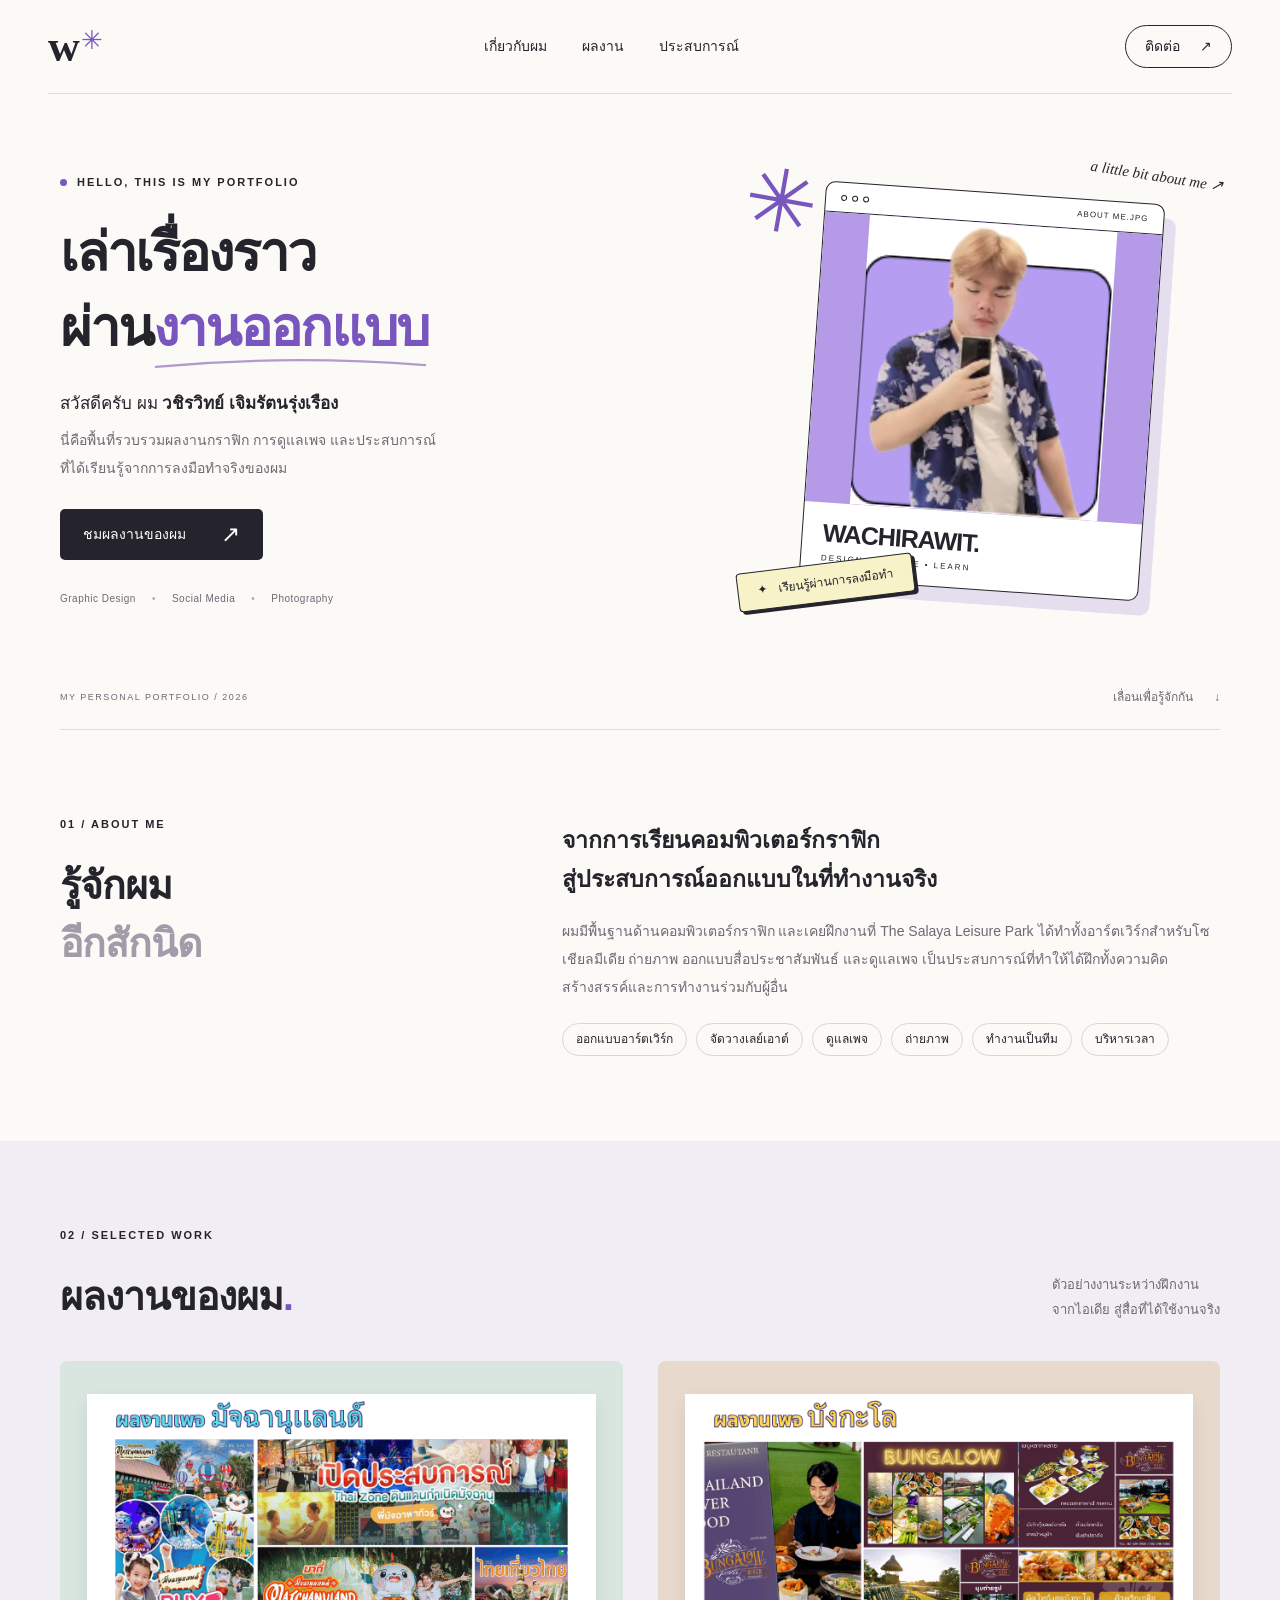
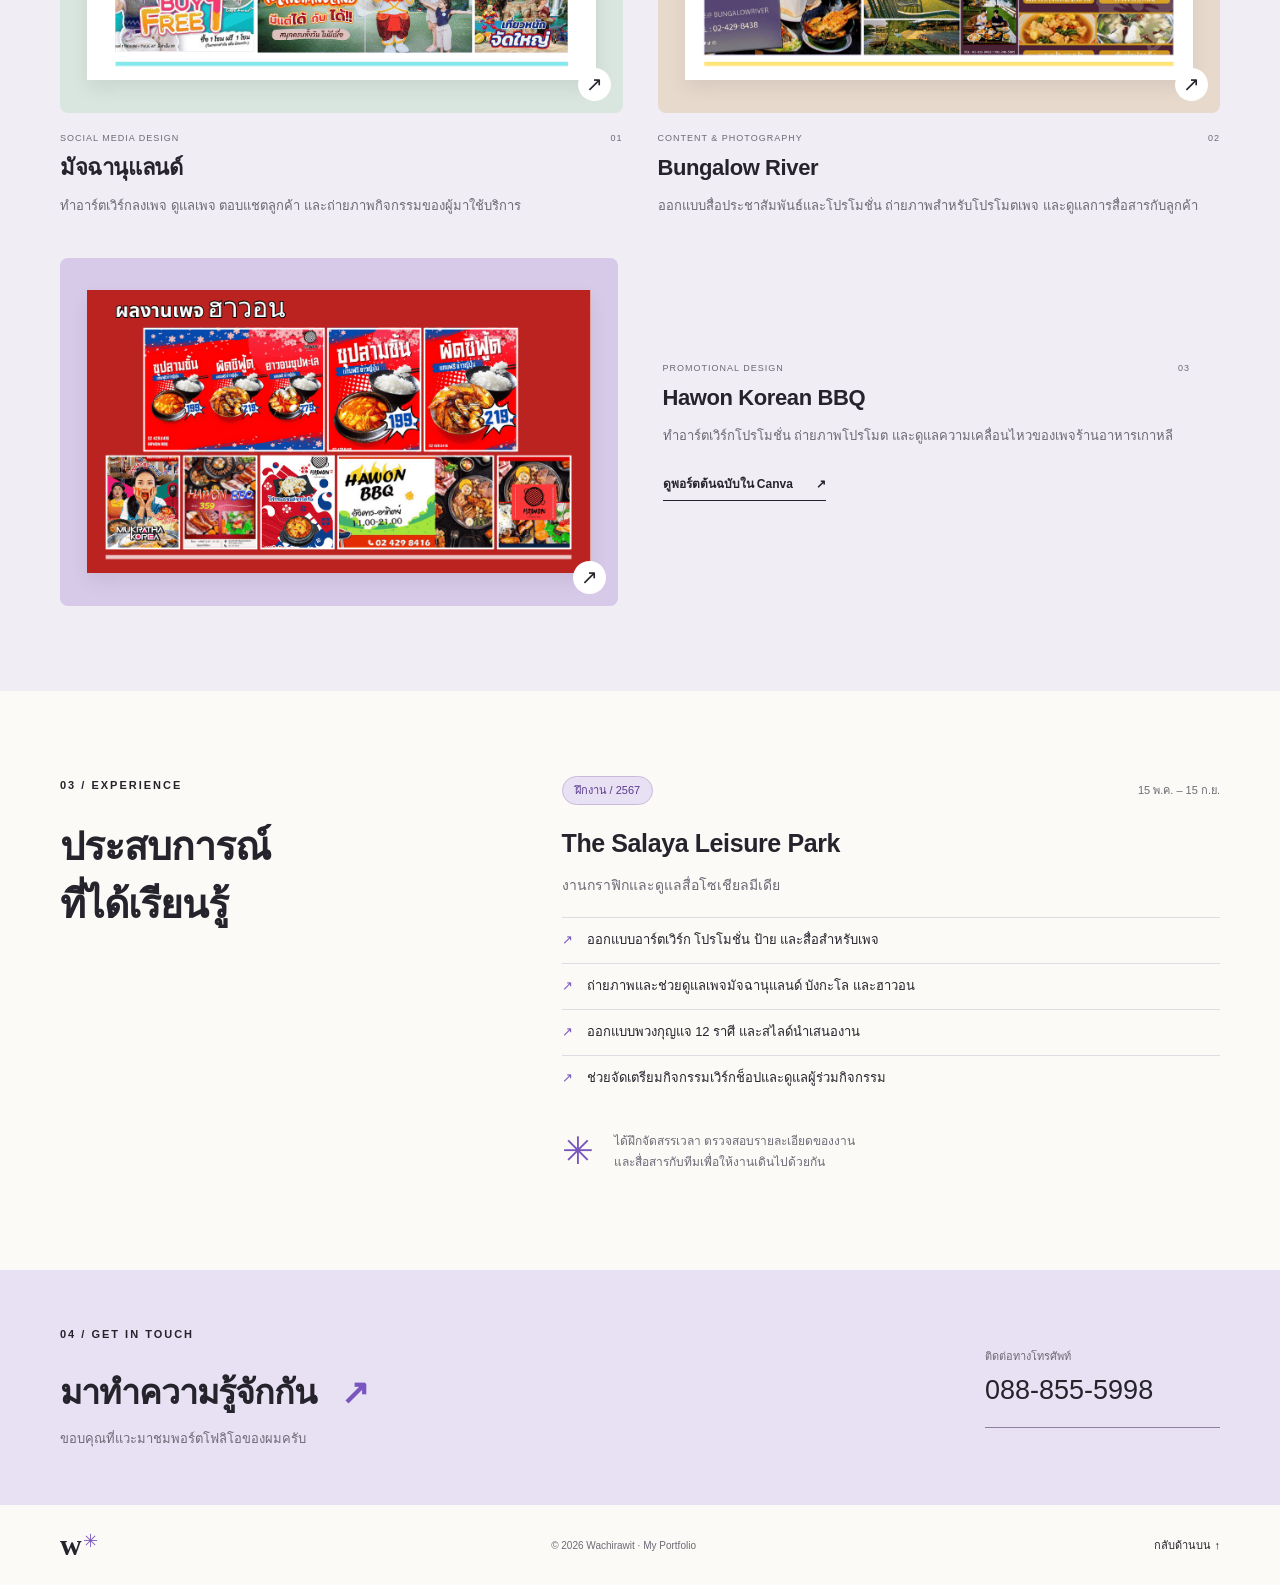
<file: index.html>
<!DOCTYPE html>
<html lang="th">
<head>
<meta charset="UTF-8">
<meta name="viewport" content="width=device-width, initial-scale=1.0">
<meta http-equiv="refresh" content="0; url=./Week12%20Homework%20%20My%20Portfolio%20Website/">
<title>Wachirawit | My Portfolio</title>
</head>
<body>
<p>กำลังเปิดพอร์ตโฟลิโอ… <a href="./Week12%20Homework%20%20My%20Portfolio%20Website/">เปิดเว็บไซต์</a></p>
</body>
</html>
</file>
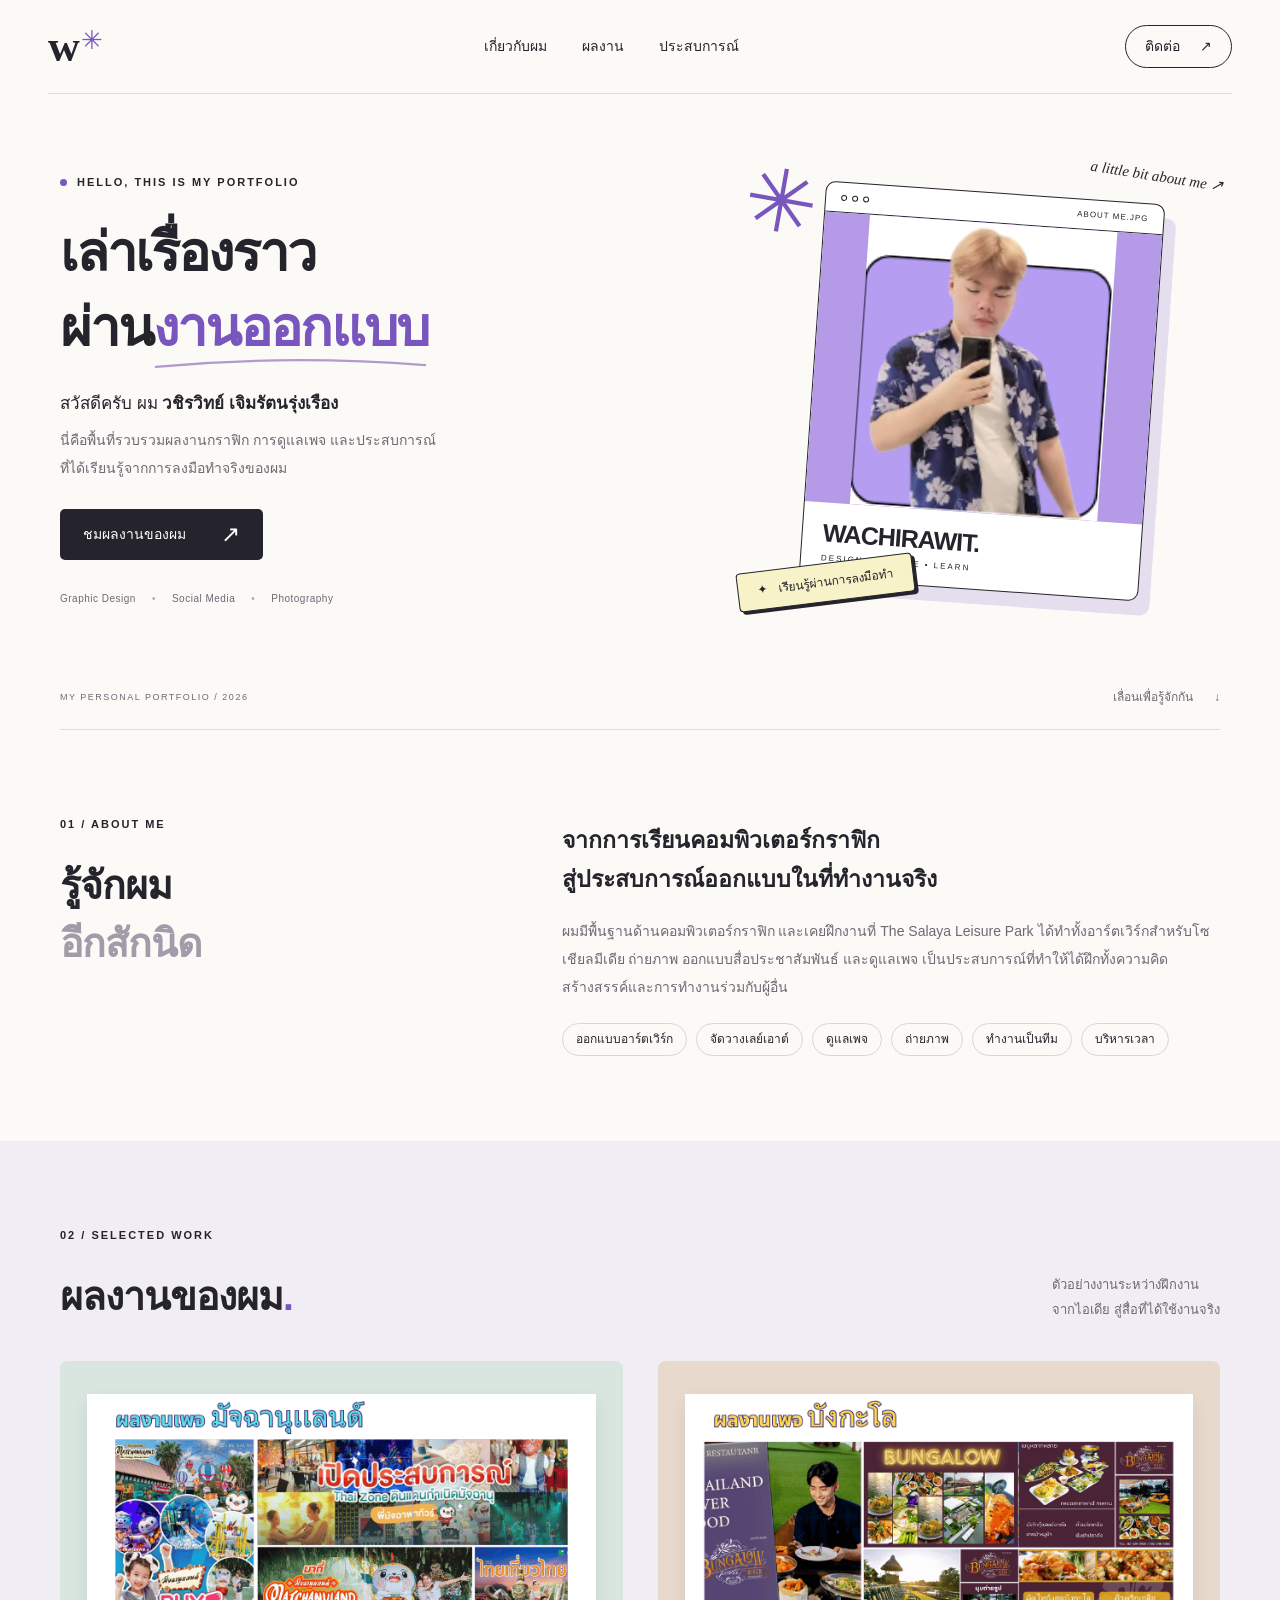
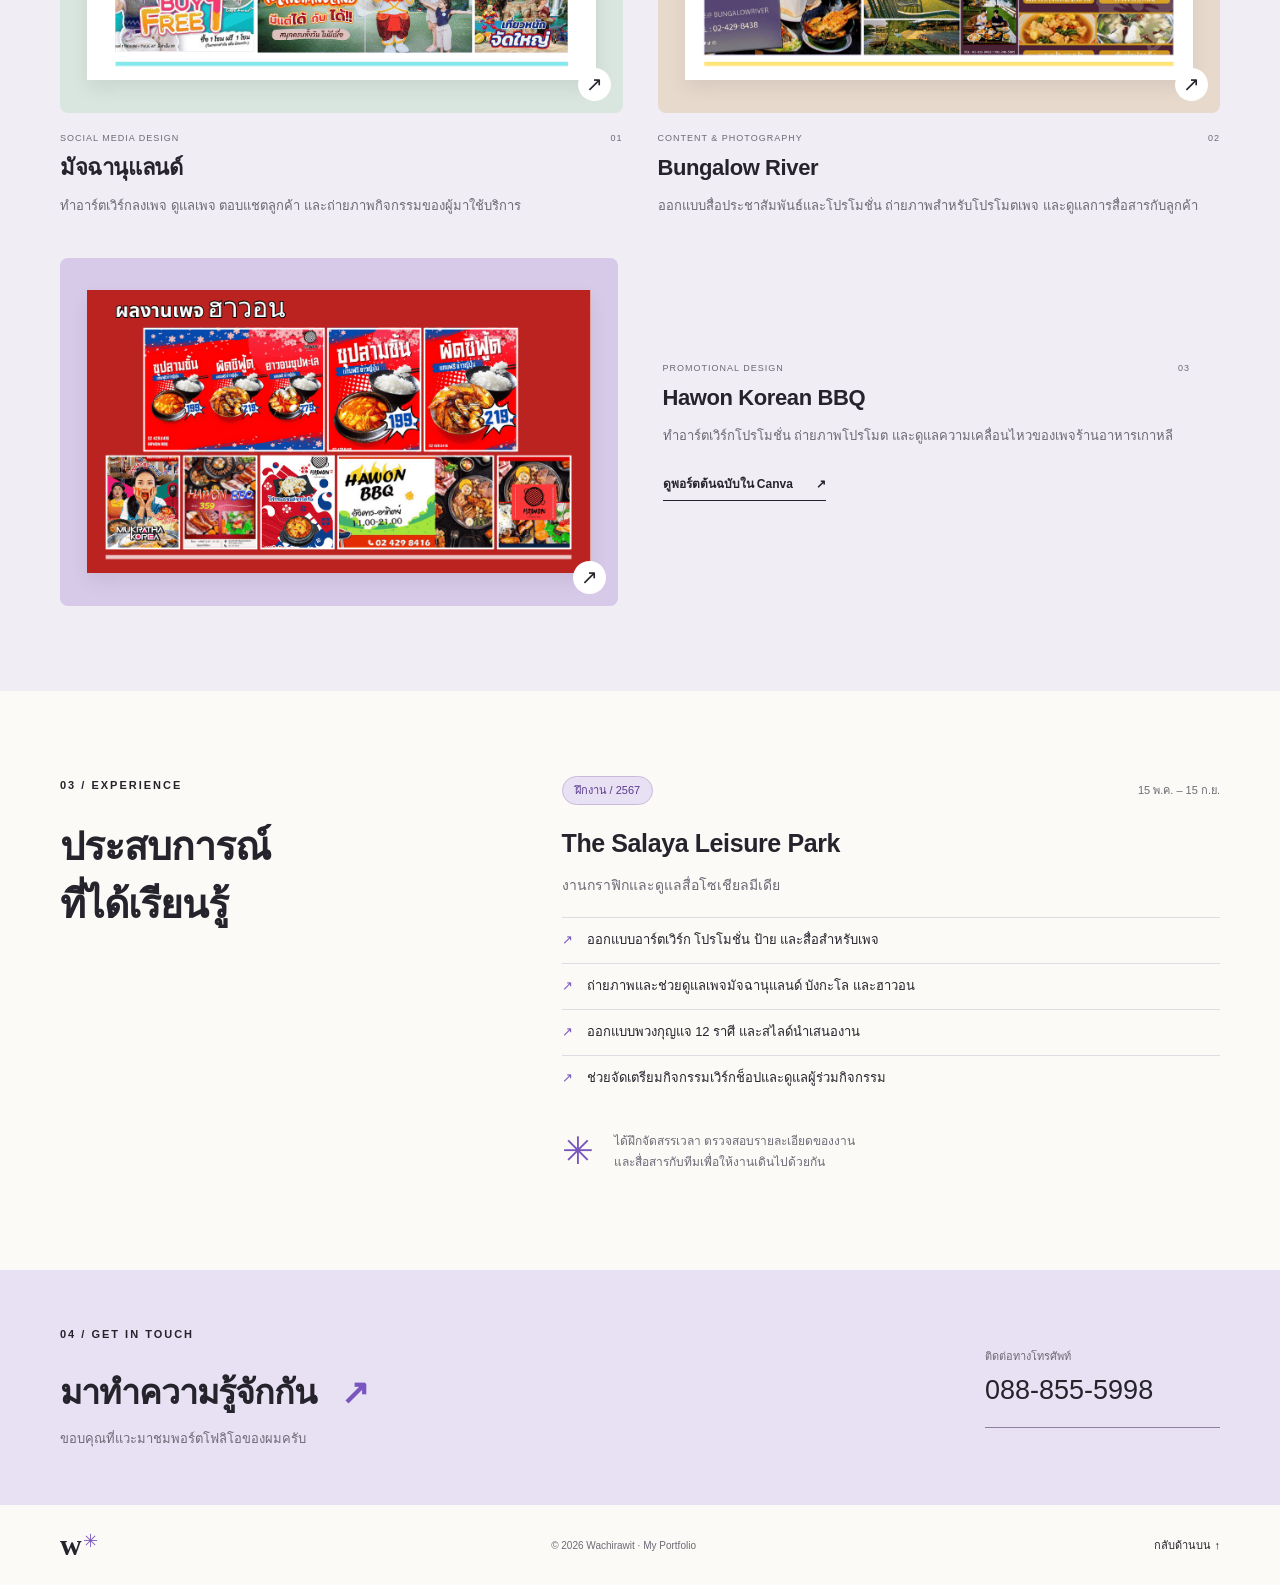
<file: Week12 Homework  My Portfolio Website/index.html>
<!DOCTYPE html>
<html lang="th">
<head>
  <meta charset="UTF-8">
  <meta name="viewport" content="width=device-width, initial-scale=1.0">
  <meta name="description" content="พอร์ตโฟลิโอของ วชิรวิทย์ เจิมรัตนรุ่งเรือง รวบรวมงานกราฟิก ดูแลเพจ และประสบการณ์ฝึกงาน">
  <meta name="theme-color" content="#ece8f6">
  <title>Wachirawit | My Portfolio</title>
  <link rel="icon" href="assets/favicon.svg" type="image/svg+xml">
  <link rel="stylesheet" href="style.css">
  <script src="script.js" defer></script>
</head>
<body>
  <a class="skip-link" href="#main">ข้ามไปเนื้อหา</a>
  <header class="header">
    <a class="logo" href="#home" aria-label="Wachirawit หน้าแรก">w<span>✳</span></a>
    <nav aria-label="เมนูหลัก">
      <a href="#about">เกี่ยวกับผม</a><a href="#work">ผลงาน</a><a href="#experience">ประสบการณ์</a>
    </nav>
    <a class="nav-contact" href="#contact">ติดต่อ <span aria-hidden="true">↗</span></a>
  </header>

  <main id="main">
    <section class="hero wrap" id="home" aria-labelledby="hero-title">
      <div class="hero-copy">
        <p class="eyebrow"><span class="dot"></span> HELLO, THIS IS MY PORTFOLIO</p>
        <h1 id="hero-title">เล่าเรื่องราว<br>ผ่าน<span class="highlight">งานออกแบบ<svg viewBox="0 0 490 24" aria-hidden="true"><path d="M5 17 Q240 -5 485 14"/></svg></span></h1>
        <p class="hero-name">สวัสดีครับ ผม <strong>วชิรวิทย์ เจิมรัตนรุ่งเรือง</strong></p>
        <p class="hero-description">นี่คือพื้นที่รวบรวมผลงานกราฟิก การดูแลเพจ และประสบการณ์<br class="desktop-break">ที่ได้เรียนรู้จากการลงมือทำจริงของผม</p>
        <a class="button button-dark" href="#work">ชมผลงานของผม <span aria-hidden="true">↗</span></a>
        <div class="hero-tags"><span>Graphic Design</span><span>Social Media</span><span>Photography</span></div>
      </div>
      <div class="hero-art">
        <span class="spark" aria-hidden="true">✳</span>
        <div class="portrait-card">
          <div class="card-top"><span><i></i><i></i><i></i></span><small>ABOUT ME.JPG</small></div>
          <div class="portrait-image"><img src="assets/portrait.png" alt="รูป วชิรวิทย์ เจิมรัตนรุ่งเรือง" width="152" height="178"><span class="portrait-orbit" aria-hidden="true"></span></div>
          <div class="card-bottom"><strong>WACHIRAWIT.</strong><span>DESIGN • CREATE • LEARN</span></div>
        </div>
        <span class="photo-note">a little bit about me ↗</span>
        <div class="floating-label"><span aria-hidden="true">✦</span> เรียนรู้ผ่านการลงมือทำ</div>
      </div>
      <div class="hero-footer"><span>MY PERSONAL PORTFOLIO / 2026</span><a href="#about">เลื่อนเพื่อรู้จักกัน <span aria-hidden="true">↓</span></a></div>
    </section>

    <section class="about section wrap" id="about" aria-labelledby="about-title">
      <div><p class="eyebrow">01 / ABOUT ME</p><h2 id="about-title">รู้จักผม<br><span class="muted">อีกสักนิด</span></h2></div>
      <div class="about-content"><p class="large-copy">จากการเรียนคอมพิวเตอร์กราฟิก<br>สู่ประสบการณ์ออกแบบในที่ทำงานจริง</p><p>ผมมีพื้นฐานด้านคอมพิวเตอร์กราฟิก และเคยฝึกงานที่ The Salaya Leisure Park ได้ทำทั้งอาร์ตเวิร์กสำหรับโซเชียลมีเดีย ถ่ายภาพ ออกแบบสื่อประชาสัมพันธ์ และดูแลเพจ เป็นประสบการณ์ที่ทำให้ได้ฝึกทั้งความคิดสร้างสรรค์และการทำงานร่วมกับผู้อื่น</p><div class="skills" aria-label="ทักษะและประสบการณ์"><span>ออกแบบอาร์ตเวิร์ก</span><span>จัดวางเลย์เอาต์</span><span>ดูแลเพจ</span><span>ถ่ายภาพ</span><span>ทำงานเป็นทีม</span><span>บริหารเวลา</span></div></div>
    </section>

    <section class="work-section" id="work" aria-labelledby="work-title"><div class="wrap section">
      <div class="section-heading"><div><p class="eyebrow">02 / SELECTED WORK</p><h2 id="work-title">ผลงานของผม<span class="purple">.</span></h2></div><p>ตัวอย่างงานระหว่างฝึกงาน<br>จากไอเดีย สู่สื่อที่ได้ใช้งานจริง</p></div>
      <div class="work-grid">
        <article class="work-card"><button class="work-image mint" type="button" data-image="assets/source-8.png" data-title="อาร์ตเวิร์กเพจมัจฉานุแลนด์" aria-label="ดูภาพผลงานมัจฉานุแลนด์ขนาดใหญ่"><img src="assets/source-8.png" alt="รวมอาร์ตเวิร์กประชาสัมพันธ์และโปรโมชั่นเพจมัจฉานุแลนด์" width="596" height="335" loading="lazy"><span aria-hidden="true">↗</span></button><div class="work-meta"><span>SOCIAL MEDIA DESIGN</span><span>01</span></div><h3>มัจฉานุแลนด์</h3><p>ทำอาร์ตเวิร์กลงเพจ ดูแลเพจ ตอบแชตลูกค้า และถ่ายภาพกิจกรรมของผู้มาใช้บริการ</p></article>
        <article class="work-card"><button class="work-image peach" type="button" data-image="assets/source-11.png" data-title="อาร์ตเวิร์กเพจ Bungalow River" aria-label="ดูภาพผลงาน Bungalow River ขนาดใหญ่"><img src="assets/source-11.png" alt="รวมงานออกแบบโปรโมตอาหารและบรรยากาศร้าน Bungalow River" width="596" height="335" loading="lazy"><span aria-hidden="true">↗</span></button><div class="work-meta"><span>CONTENT & PHOTOGRAPHY</span><span>02</span></div><h3>Bungalow River</h3><p>ออกแบบสื่อประชาสัมพันธ์และโปรโมชั่น ถ่ายภาพสำหรับโปรโมตเพจ และดูแลการสื่อสารกับลูกค้า</p></article>
        <article class="work-card wide-work"><button class="work-image lavender" type="button" data-image="assets/source-15.png" data-title="อาร์ตเวิร์กเพจ Hawon Korean BBQ" aria-label="ดูภาพผลงาน Hawon Korean BBQ ขนาดใหญ่"><img src="assets/source-15.png" alt="รวมอาร์ตเวิร์กโปรโมชั่นอาหารเกาหลีเพจ Hawon Korean BBQ" width="596" height="335" loading="lazy"><span aria-hidden="true">↗</span></button><div class="wide-copy"><div class="work-meta"><span>PROMOTIONAL DESIGN</span><span>03</span></div><h3>Hawon Korean BBQ</h3><p>ทำอาร์ตเวิร์กโปรโมชั่น ถ่ายภาพโปรโมต และดูแลความเคลื่อนไหวของเพจร้านอาหารเกาหลี</p><a class="text-link" href="https://canva.link/pndm3uaz0d0ncmt" target="_blank" rel="noopener noreferrer">ดูพอร์ตต้นฉบับใน Canva <span aria-hidden="true">↗</span></a></div></article>
      </div>
    </div></section>

    <section class="experience section wrap" id="experience" aria-labelledby="experience-title"><div><p class="eyebrow">03 / EXPERIENCE</p><h2 id="experience-title">ประสบการณ์<br>ที่ได้เรียนรู้</h2></div><div class="experience-content"><div class="experience-top"><span class="pill">ฝึกงาน / 2567</span><span>15 พ.ค. – 15 ก.ย.</span></div><h3>The Salaya Leisure Park</h3><p class="role">งานกราฟิกและดูแลสื่อโซเชียลมีเดีย</p><ul><li>ออกแบบอาร์ตเวิร์ก โปรโมชั่น ป้าย และสื่อสำหรับเพจ</li><li>ถ่ายภาพและช่วยดูแลเพจมัจฉานุแลนด์ บังกะโล และฮาวอน</li><li>ออกแบบพวงกุญแจ 12 ราศี และสไลด์นำเสนองาน</li><li>ช่วยจัดเตรียมกิจกรรมเวิร์กช็อปและดูแลผู้ร่วมกิจกรรม</li></ul><div class="learning"><span aria-hidden="true">✳</span><p>ได้ฝึกจัดสรรเวลา ตรวจสอบรายละเอียดของงาน<br>และสื่อสารกับทีมเพื่อให้งานเดินไปด้วยกัน</p></div></div></section>

    <section class="contact-section" id="contact" aria-labelledby="contact-title"><div class="wrap contact-inner"><div><p class="eyebrow">04 / GET IN TOUCH</p><h2 id="contact-title">มาทำความรู้จักกัน<span>↗</span></h2><p>ขอบคุณที่แวะมาชมพอร์ตโฟลิโอของผมครับ</p></div><a class="phone" href="tel:0888555998"><span>ติดต่อทางโทรศัพท์</span><strong>088-855-5998</strong></a></div></section>
  </main>
  <footer class="footer wrap"><a class="logo" href="#home" aria-label="กลับขึ้นด้านบน">w<span>✳</span></a><p>© 2026 Wachirawit · My Portfolio</p><a href="#home">กลับด้านบน ↑</a></footer>
  <dialog id="image-dialog" aria-labelledby="dialog-title"><div class="dialog-top"><h2 id="dialog-title">ภาพผลงาน</h2><button type="button" id="close-dialog" aria-label="ปิดภาพ">✕</button></div><img id="dialog-image" alt=""></dialog>
</body>
</html>
</file>
<file: Week12 Homework  My Portfolio Website/style.css>
/* สีและระยะห่างหลักของเว็บไซต์ */
:root{--ink:#25232b;--muted:#6d6975;--purple:#7956be;--lilac:#e8e1f4;--paper:#fbfaf7;--line:#dedbe2}
*{box-sizing:border-box}html{scroll-behavior:smooth;scroll-padding-top:95px}body{margin:0;background:var(--paper);color:var(--ink);font-family:"Leelawadee UI",Tahoma,Arial,sans-serif;line-height:1.75}a{color:inherit;text-decoration:none}button{font:inherit;color:inherit}img{display:block;max-width:100%}a,button{-webkit-tap-highlight-color:transparent}:focus-visible{outline:3px solid var(--purple);outline-offset:5px}button{cursor:pointer}.wrap{width:min(1160px,calc(100% - 96px));margin-inline:auto}.header{height:94px;width:min(1320px,calc(100% - 96px));margin:auto;display:flex;align-items:center;justify-content:space-between;border-bottom:1px solid var(--line)}.logo{font:bold 44px/1 Georgia,serif;letter-spacing:-5px}.logo span{font:26px Arial;color:var(--purple);display:inline-block;vertical-align:top;margin:0 0 0 6px}.header nav{display:flex;gap:35px;font-size:14px}.header a:hover,.footer a:hover{color:var(--purple)}.nav-contact{font-size:14px;border:1px solid var(--ink);border-radius:30px;padding:8px 19px}.nav-contact span{padding-left:16px}.hero{padding-top:73px;display:grid;grid-template-columns:1.3fr 1fr;gap:25px;align-items:center}.eyebrow{font:11px/1.7 Arial,sans-serif;font-weight:600;letter-spacing:2px;margin:0 0 23px;display:flex;align-items:center;gap:10px}.dot{height:7px;width:7px;border-radius:50%;background:var(--purple)}h1,h2,h3,p{margin-top:0}h1{font-size:clamp(40px,4.2vw,59px);line-height:1.4;font-weight:700;letter-spacing:-2px;margin-bottom:23px}.highlight{color:var(--purple);position:relative;display:inline-block}.highlight svg{position:absolute;bottom:-8px;left:0;width:100%;height:20px;fill:none;stroke:#b29ace;stroke-width:4;stroke-linecap:round}.hero-name{font-size:17px;margin-bottom:9px}.hero-name strong{font-weight:600}.hero-description{color:var(--muted);font-size:14px;line-height:1.95;margin-bottom:27px}.button{display:inline-flex;align-items:center;gap:35px;padding:13px 23px;border-radius:5px;font-size:14px;transition:transform .2s,background .2s}.button:hover{transform:translateY(-3px);background:var(--purple)}.button-dark{background:var(--ink);color:white}.button span{font-size:23px;line-height:1}.hero-tags{display:flex;flex-wrap:wrap;gap:16px;font:10px Arial,sans-serif;letter-spacing:.5px;color:var(--muted);margin-top:33px}.hero-tags span+span:before{content:'•';padding-right:16px;color:#b7a2d7}.hero-art{position:relative;padding:25px 30px 20px;margin-left:18px}.portrait-card{background:#fff;border:1px solid var(--ink);border-radius:10px;overflow:hidden;transform:rotate(4deg);box-shadow:12px 14px 0 #e5deee;max-width:340px;margin:auto}.card-top{padding:10px 15px;border-bottom:1px solid var(--ink);display:flex;justify-content:space-between;align-items:center}.card-top span{display:flex;gap:5px}.card-top i{width:6px;height:6px;border-radius:50%;border:1px solid var(--ink)}.card-top small{font:8px Arial;letter-spacing:1px}.portrait-image{height:290px;background:#b49ae7;position:relative;overflow:hidden;display:flex;align-items:flex-end;justify-content:center}.portrait-image:before{content:'';position:absolute;width:230px;height:230px;border:1px solid #d5c3f3;border-radius:50%;top:25px}.portrait-image img{position:relative;width:248px;height:290px;object-fit:cover;z-index:1}.card-bottom{display:flex;flex-direction:column;padding:16px 20px;gap:6px}.card-bottom strong{font:bold 25px Arial;letter-spacing:-1px}.card-bottom span{font:8px Arial;letter-spacing:2px}.spark{position:absolute;z-index:2;font:87px Georgia;color:var(--purple);top:-16px;left:0;transform:rotate(10deg)}.photo-note{position:absolute;right:-4px;top:0;transform:rotate(9deg);font:italic 15px Georgia;z-index:3}.floating-label{position:absolute;bottom:8px;left:-8px;background:#f8f2c9;border:1px solid var(--ink);font-size:12px;padding:8px 19px;border-radius:4px;transform:rotate(-7deg);box-shadow:3px 3px 0 var(--ink);z-index:2}.floating-label span{padding-right:8px}.hero-footer{grid-column:1/-1;display:flex;justify-content:space-between;align-items:center;border-bottom:1px solid var(--line);padding:40px 0 23px;margin-top:12px;font:9px Arial;letter-spacing:1.5px;color:var(--muted)}.hero-footer a{font:12px Tahoma;letter-spacing:0}.hero-footer a span{margin-left:18px}.section{padding-block:85px}.about,.experience{display:grid;grid-template-columns:1fr 1.6fr;gap:90px}h2{font-size:39px;line-height:1.5;letter-spacing:-1px;margin-bottom:0}.muted{color:#a29ba9}.about-content{padding-top:6px}.large-copy{font-size:23px;line-height:1.7;font-weight:600;margin-bottom:18px}.about-content>p:not(.large-copy){color:var(--muted);font-size:14px;line-height:2}.skills{display:flex;gap:9px;flex-wrap:wrap;margin-top:22px}.skills span{font-size:12px;border:1px solid #d9d4e0;padding:5px 13px;border-radius:30px}.work-section{background:#f0edf4}.section-heading{display:flex;justify-content:space-between;align-items:flex-end;margin-bottom:35px}.section-heading>p{font-size:13px;color:var(--muted);margin-bottom:4px;line-height:1.9}.purple{color:var(--purple)}.work-grid{display:grid;grid-template-columns:1fr 1fr;gap:35px}.work-image{width:100%;border:0;position:relative;padding:27px;aspect-ratio:1.6;display:flex;align-items:center;justify-content:center;border-radius:8px;overflow:hidden}.mint{background:#d8e6df}.peach{background:#e8d9cd}.lavender{background:#d7cae9}.work-image img{width:100%;height:auto;box-shadow:0 8px 18px #00000013;transition:transform .25s}.work-image:hover img{transform:scale(1.035)}.work-image>span{position:absolute;right:12px;bottom:12px;background:white;border-radius:50%;width:33px;height:33px;line-height:33px;font-size:20px}.work-meta{font:9px Arial,sans-serif;letter-spacing:1px;display:flex;justify-content:space-between;margin:20px 0 8px;color:var(--muted)}h3{font-size:22px;line-height:1.5;margin-bottom:10px;letter-spacing:-.4px}.work-card p{font-size:13px;line-height:1.9;color:var(--muted);margin-bottom:0}.wide-work{grid-column:1/-1;display:grid;grid-template-columns:1fr 1fr;gap:45px;align-items:center;margin-top:4px}.wide-copy{padding-right:30px}.wide-copy .work-meta{margin-top:0}.text-link{display:inline-block;font-size:12px;font-weight:600;border-bottom:1px solid var(--ink);padding-bottom:5px;margin-top:25px}.text-link span{padding-left:20px}.experience-top{display:flex;justify-content:space-between;align-items:center;font-size:11px;color:var(--muted);margin-bottom:20px}.pill{border:1px solid #c9badc;background:var(--lilac);color:#5a3b8d;padding:4px 12px;border-radius:30px}.experience-content h3{font-size:25px}.role{font-size:14px;color:var(--muted);margin-bottom:20px}.experience ul{list-style:none;margin:0;padding:0}.experience li{border-top:1px solid var(--line);padding:11px 0;font-size:13px}.experience li:before{content:'↗';color:var(--purple);padding-right:14px}.learning{display:flex;gap:20px;align-items:center;margin-top:18px}.learning>span{font-size:38px;color:var(--purple)}.learning p{font-size:12px;color:var(--muted);margin-bottom:0}.contact-section{background:var(--lilac);padding-block:55px}.contact-inner{display:flex;align-items:center;justify-content:space-between;gap:30px}.contact-inner h2{font-size:34px}.contact-inner h2>span{padding-left:25px;color:var(--purple)}.contact-inner p:last-child{font-size:13px;color:var(--muted);margin:10px 0 0}.phone{display:flex;flex-direction:column;border-bottom:1px solid #8d7f9e;padding-bottom:12px;min-width:235px}.phone span{font-size:11px;color:var(--muted)}.phone strong{font:27px/1.8 Arial}.phone:hover{color:var(--purple)}.footer{display:flex;justify-content:space-between;align-items:center;padding-block:25px}.footer .logo{font-size:30px}.footer .logo span{font-size:18px}.footer p{margin:0;font:10px Arial;color:var(--muted)}.footer>a:last-child{font-size:11px}.skip-link{position:fixed;top:-100px;left:10px;padding:12px;background:var(--ink);color:white;z-index:10}.skip-link:focus{top:10px}dialog{border:0;border-radius:10px;padding:20px;width:min(950px,92vw);max-height:92vh;box-shadow:0 20px 100px #0004;background:var(--paper)}dialog::backdrop{background:#1b152bd9}.dialog-top{display:flex;align-items:center;justify-content:space-between;gap:20px;margin-bottom:16px}.dialog-top h2{font-size:18px;letter-spacing:0}.dialog-top button{border:1px solid var(--line);border-radius:50%;background:white;width:36px;height:36px;flex-shrink:0}dialog>img{width:100%;height:auto;max-height:75vh;object-fit:contain}
@media(min-width:1500px){.hero{padding-top:90px}.hero-footer{padding-top:65px}.portrait-image{height:310px}.portrait-image img{height:310px;width:265px}}
@media(max-width:1000px){.wrap{width:calc(100% - 64px)}.header{width:calc(100% - 64px)}h1{font-size:42px}.hero{gap:0}.hero-name{font-size:15px}.hero-art{padding-inline:15px;margin-left:0}.portrait-image{height:250px}.portrait-image img{height:250px;width:213px}.photo-note{font-size:12px;right:0}.about,.experience{gap:40px;grid-template-columns:1fr 1.5fr}.hero-description{font-size:13px}.desktop-break{display:none}.hero-tags{gap:10px;font-size:9px}.hero-tags span+span:before{padding-right:10px}.wide-work{gap:30px}.contact-inner h2{font-size:29px}}
@media(max-width:700px){html{scroll-padding-top:20px}.wrap,.header{width:calc(100% - 40px)}.header{height:78px}.header nav{gap:17px;font-size:11px}.header nav a:last-child{display:none}.nav-contact{font-size:11px;padding:5px 12px}.nav-contact span{padding-left:7px}.logo{font-size:37px}.hero{padding-top:40px;grid-template-columns:1fr}.eyebrow{font-size:9px;margin-bottom:18px}h1{font-size:clamp(34px,8vw,48px);letter-spacing:-1.4px}.hero-name{font-size:14px}.hero-description{font-size:13px;max-width:420px}.button{font-size:13px}.hero-tags{margin-top:25px;gap:15px;font-size:9px}.hero-art{margin:34px auto 10px;width:min(340px,100%);padding:20px 24px}.portrait-card{max-width:265px}.portrait-image{height:250px}.portrait-image img{height:250px;width:213px}.spark{font-size:65px;top:-7px}.floating-label{font-size:10px;left:0}.photo-note{font-size:12px}.card-bottom strong{font-size:22px}.hero-footer{padding-top:25px;font-size:7px;letter-spacing:.6px}.hero-footer a{font-size:10px}.hero-footer a span{margin-left:8px}.section{padding-block:52px}.about,.experience{grid-template-columns:1fr;gap:25px}h2{font-size:31px}.about h2 br,.experience h2 br{display:none}.about h2 span{margin-left:10px}.large-copy{font-size:20px}.about-content>p:not(.large-copy){font-size:13px}.section-heading{display:block}.section-heading>p{margin-top:14px;font-size:12px}.work-grid{grid-template-columns:1fr;gap:30px}.work-image{padding:22px}.wide-work{grid-column:auto;display:block;margin-top:0}.wide-copy{padding-right:0}.wide-copy .work-meta{margin-top:20px}.work-meta{margin-top:15px}.work-card h3{font-size:21px}.contact-inner{display:block}.contact-inner h2{font-size:27px}.contact-inner h2>span{padding-left:12px}.phone{margin-top:27px;width:fit-content;min-width:210px}.phone strong{font-size:25px}.footer{flex-wrap:wrap;gap:20px}.footer p{font-size:8px}.footer>a:last-child{font-size:10px}.learning p{font-size:11px}.dialog-top h2{font-size:14px}}
@media(prefers-reduced-motion:reduce){html{scroll-behavior:auto}*,*:before,*:after{transition:none!important}}
</file>
